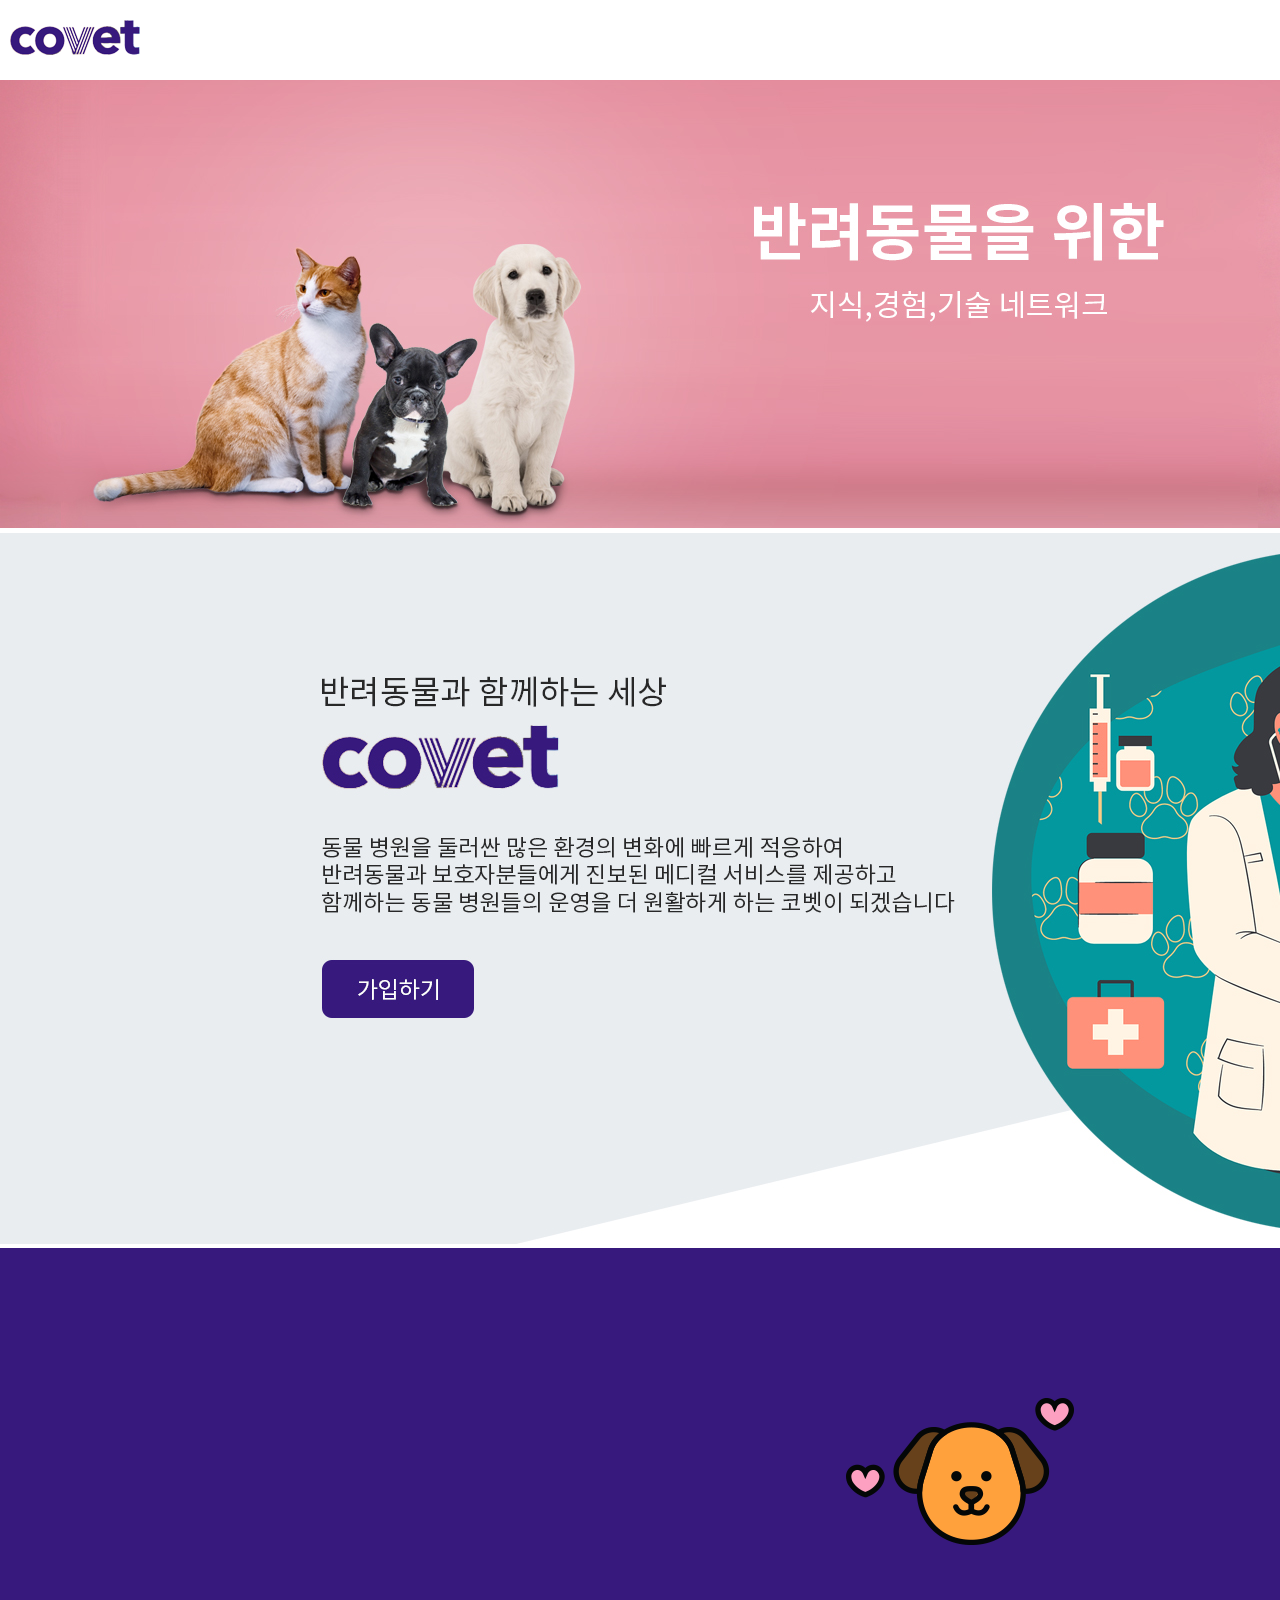
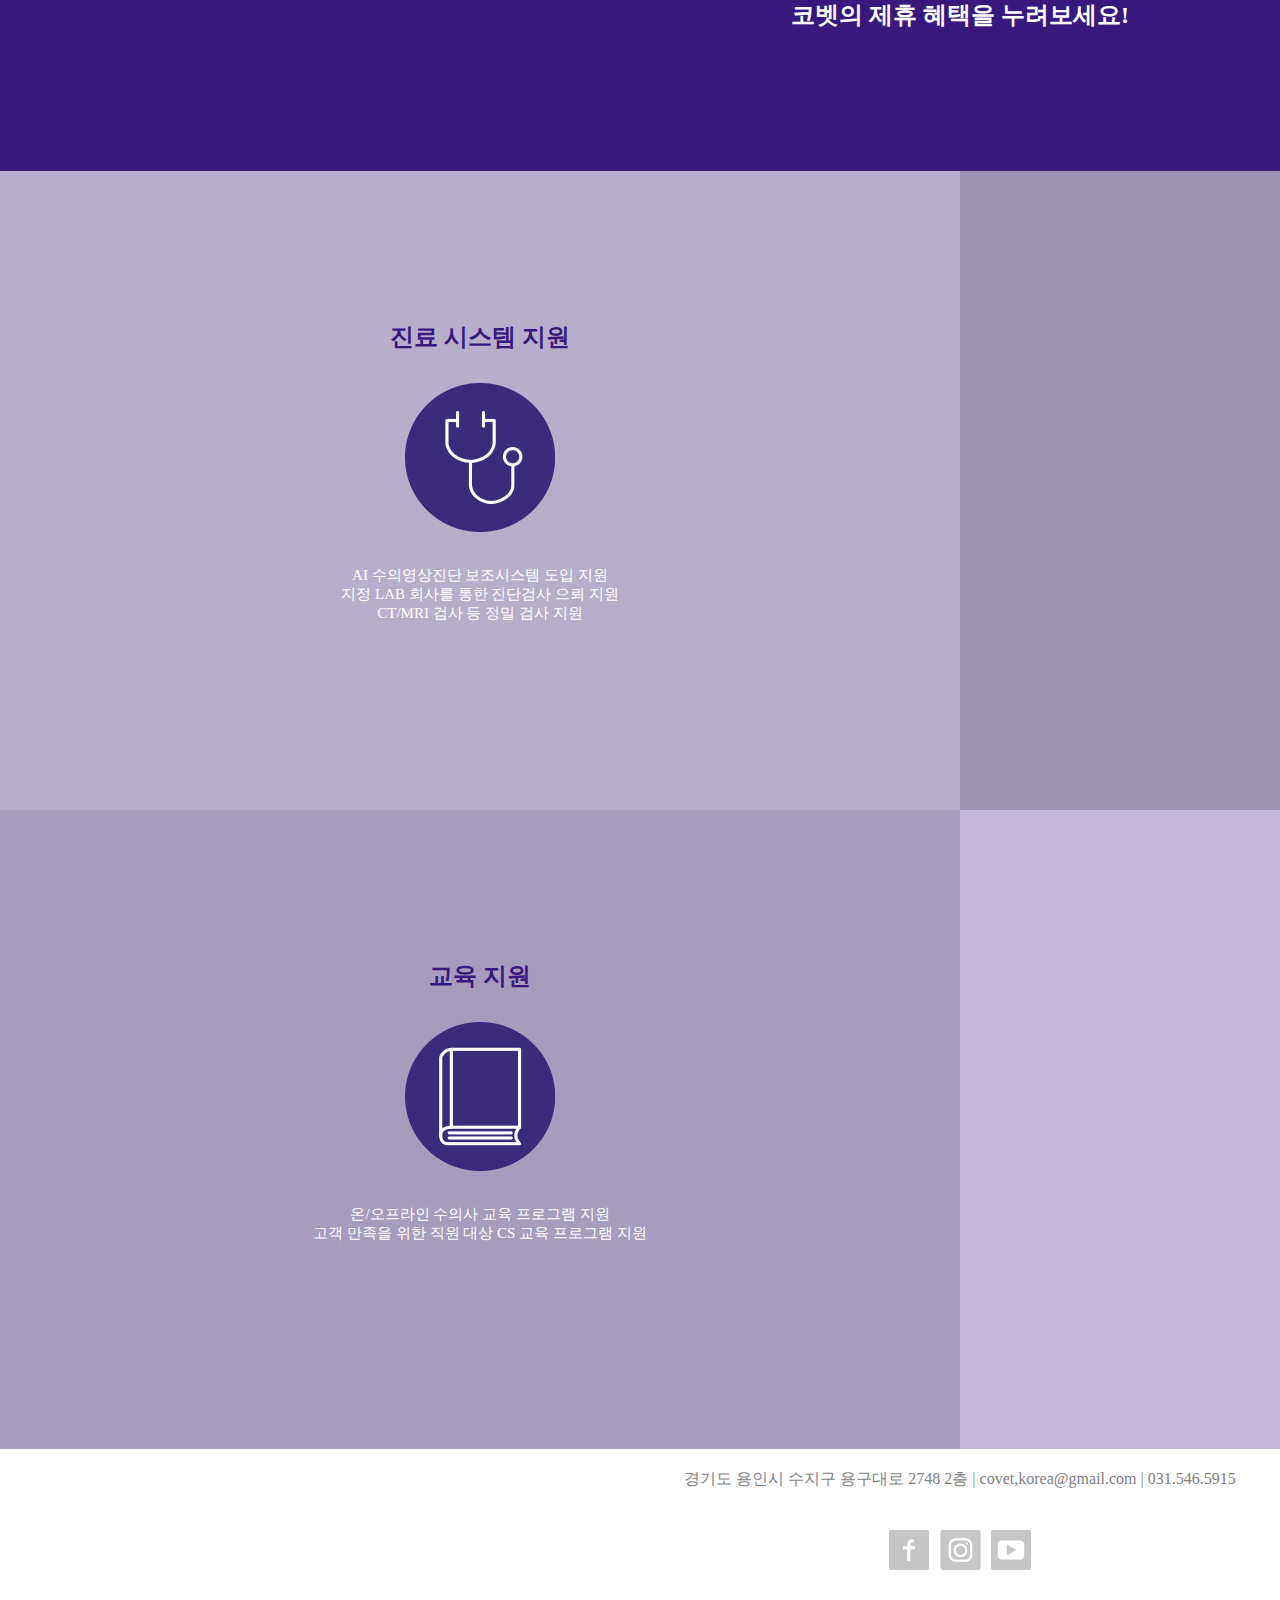
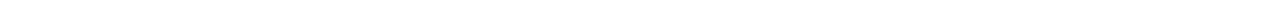
<file: project1/index.html>
<!DOCTYPE html>
<html lang="en">

<head>
    <meta charset="UTF-8">
    <meta name="viewport" content="width=device-width, initial-scale=1.0">
    <title>covet</title>
    <link href="css/style.css" rel="stylesheet">
</head>

<body>
    <div class="wrap">

        <!-- 헤드부분 시작 -->
        <div class="header">
            <div class="logo">
                <img src="img/logo.png" alt="로고">
            </div>

            <ul class="menu">
                <li>회사소개</li>
                <li>제휴병원</li>
                <li>로그인/회원가입</li>
                <li>문의하기</li>
                <div class="space"></div>
            </ul>

        </div>
        <!-- 헤드부분 끝 -->

        <!-- 메인이미지 시작 -->
        <div class="mainimg">
            <img src="img/mainimg.jpg" alt="메인이미지">
        </div>
        <!-- 메인이미지 끝 -->

        <!-- 콘텐츠부분 시작 -->
        <div class="contents">
            <div class="box1">
                <img src="img/box_img.jpg" alt="반려동물과 함께하는 세상">
            </div>
            <div class="box2">
                <div>
                <img src="img/icon_1.png" alt="강아지">
                <h2>코벳의 제휴 혜택을 누려보세요!</h2>
                </div>
            </div>
            <div class="box3">
                <div class="box3_left">
                    <div>
                    <h2>진료 시스템 지원</h2>
                    <img src="img/icon_2.png">
                    <P>AI 수의영상진단 보조시스템 도입 지원<br>지정 LAB 회사를 통한 진단검사 으뢰 지원<br>CT/MRI 검사 등 정밀 검사 지원</P>
                    </div>
                </div>
                <div class="box3_right">
                    <div>
                    <h2>병원 경영 지원</h2>
                    <img src="img/icon_3.png">
                    <p>COVET 회원병원 공동 마케팅 지원<br>인사, 노무, 세무, 법률 서비스 지원<br>병원 의약품 및 소모품 공동구매</p>
                    </div>
                </div>
                <div class="space"></div>
            </div>
            <div class="box4">
                <div class="box4_left">
                    <div>
                    <h2>교육 지원</h2>
                    <img src="img/icon_4.png">
                    <p>온/오프라인 수의사 교육 프로그램 지원<br>고객 만족을 위한 직원 대상 CS 교육 프로그램 지원</p>
                    </div>
                </div>
                <div class="box4_right">
                    <div>
                    <h2>커뮤니케이션 지원</h2>
                    <img src="img/icon_5.png">
                    <p>제휴병원들의 소통 지원<br>학회 일정 알림 서비스 지원</p>
                    </div>
                </div>
                <div class="space"></div>
            </div>
        </div>
        <!-- 콘텐츠부분 끝 -->

        <!-- 푸터부분 시작 -->
        <div class="footer">
            <p class="copyright">경기도 용인시 수지구 용구대로 2748 2층 | covet,korea@gmail.com | 031.546.5915</p>
            <ul class="sns">
                <li><img src="img/sns_1.png" alt="페이스북"></li>
                <li><img src="img/sns_2.png" alt="인스타그램"></li>
                <li> <img src="img/sns_3.png" alt="유튜브"></li>
                <div class="space"></div>
            </ul>
        </div>
        <!-- 푸터부분 끝 -->
</body>
</html>
</file>
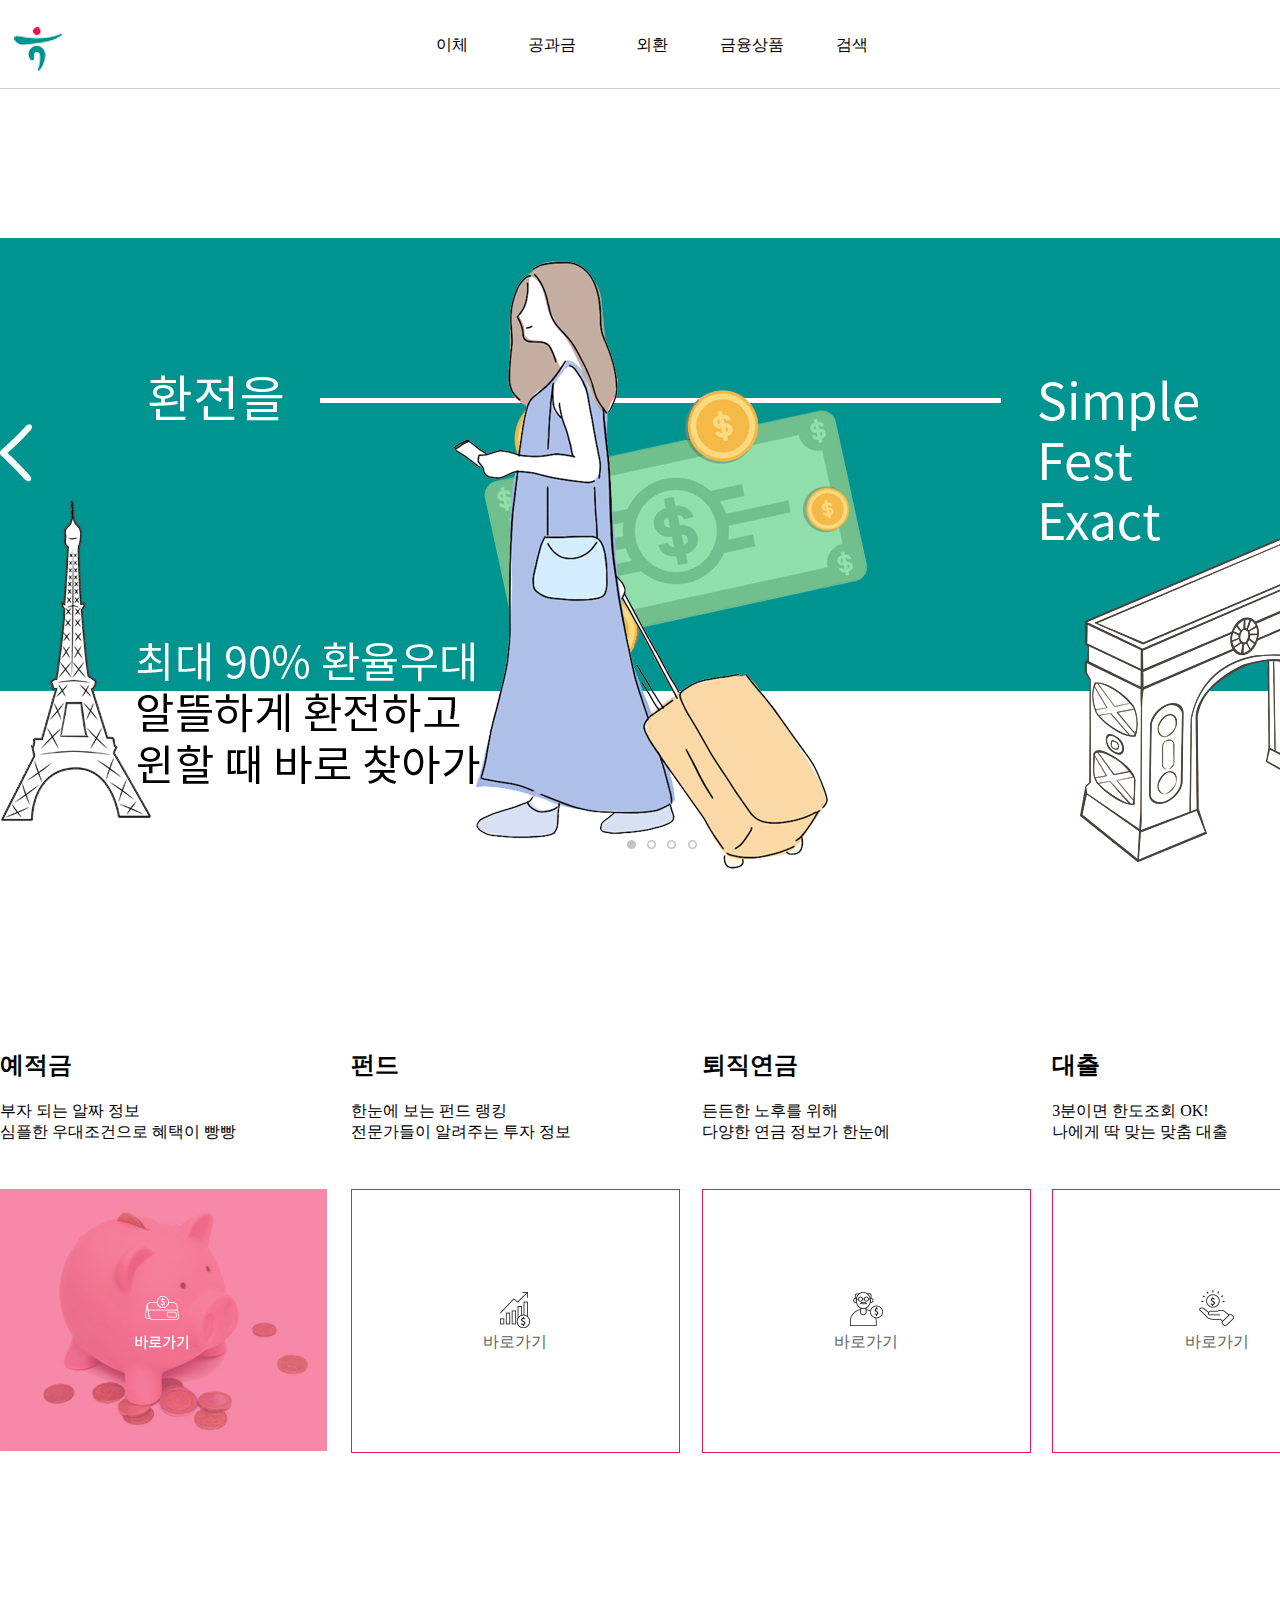
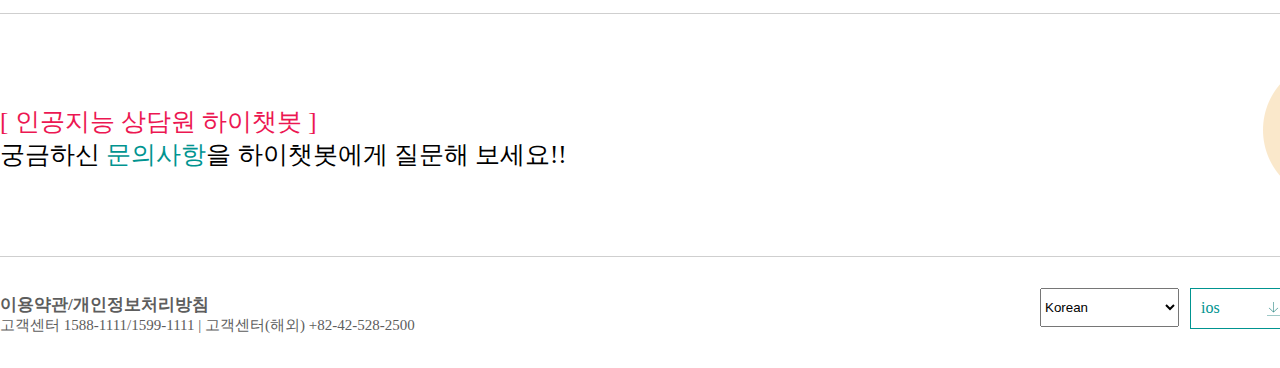
<file: project2/index.html>
<!DOCTYPE html>
<html lang="en">
<head>
    <meta charset="UTF-8">
    <meta name="viewport" content="width=device-width, initial-scale=1.0">
    <title>하나은행</title>
    <link href="css/style.css" rel="stylesheet" type="text/css">
</head>
<body>
    <div class="wrap">

        <!-- 헤더 -->
        <div class="header">
            <div class="inner">
                <div class="logo">
                    <img src="img/logo.png" alt="로고">
                </div>
                <ul class="menu">
                    <li>이체</li>
                    <li>공과금</li>
                    <li>외환</li>
                    <li>금융상품</li>
                    <li>검색</li>
                    <div class="space"></div>
                </ul>
                <div class="top_banner">
                    로그인
                </div>
                <div class="space"></div> 
            </div>
        </div>
        <!-- 헤더 끝 -->

        <!-- 메인이미지 -->
        <div class="mainimg">

            <div class="main_bg"></div>

            <div class="main_img">

                <div class="prev">
                    <img src="img/Prev.png" alt="이전">
                </div>

                <div class="next">
                    <img src="img/Next.png" alt="다음">
                </div>

            </div>

            <div class="girl"></div>

        </div>
        <!-- 메인이미지 끝 -->

        <!-- 콘텐츠 -->
        <div class="contents">

            <div class="box1">

                <div class="inner">

                    <div class="list">

                        <h2>예적금</h2>
                        <p>부자 되는 알짜 정보
                        <br>심플한 우대조건으로 혜택이 빵빵</p>

                        <div>
                            <img src="img/img_3.jpg" alt="예적금">
                        </div>


                    </div>

                    <div class="list">

                        <h2>펀드</h2>
                        <p>한눈에 보는 펀드 랭킹
                        <br>전문가들이 알려주는 투자 정보</p>

                        <div>
                            <img src="img/icon_2.png" alt="펀드">
                            <p>바로가기</p>
                        </div>
   

                    </div>

                    <div class="list">

                        <h2>퇴직연금</h2>
                        <p>든든한 노후를 위해
                        <br>다양한 연금 정보가 한눈에</p>

                        <div>
                            <img src="img/icon_3.png" alt="퇴직연금">
                            <p>바로가기</p>
                        </div>

                    </div>

                    <div class="list">

                        <h2>대출</h2>
                        <p>3분이면 한도조회 OK!
                        <br>나에게 딱 맞는 맞춤 대출</p>

                        <div>
                            <img src="img/icon_4.png" alt="대출">
                            <p>바로가기</p>
                        </div>

                    </div>

                    <div class="space"></div> 

                </div>

            </div>

            <div class="box2">

                <div class="inner">

                    <div class="box_text">

                        <p>
                            <span class="box_text_1">[ 인공지능 상담원 하이챗봇 ]</span>
                            <br>궁금하신 <span class="box_text_2">문의사항</span>을 하이챗봇에게 질문해 보세요!!
                        </p>

                    </div>

                    <div class="box_img">

                        <img src="img/Button.png" alt="문의하기">

                    </div>

                    <div class="space"></div> 

                </div>

            </div>

        </div>
        <!-- 콘텐츠 끝 -->

        <!-- 푸터 -->
        <div class="footer">

            <div class="inner">

                <div class="footer_info">

                    <p>
                        <span>이용약관/개인정보처리방침</span>
                        <br>고객센터 1588-1111/1599-1111  |  고객센터(해외) +82-42-528-2500
                    </p>

                </div>

                <ul class="footer_btn">

                    <li>
                        <select>
                            <option>Korean</option>
                            <option>English</option>
                            <option>Japanese</option>
                        </select>
                    </li>

                    <li>ios<span><img src="img/Download.png" alt="다운로드"></span></li>
                    
                    <li>Android<span><img src="img/Download.png" alt="다운로드"></span></li>

                    <div class="space"></div> 

                </ul>

                <div class="space"></div>

            </div>

        </div>
        <!-- 푸터 끝 -->


    </div>
</body>
</html>
</file>
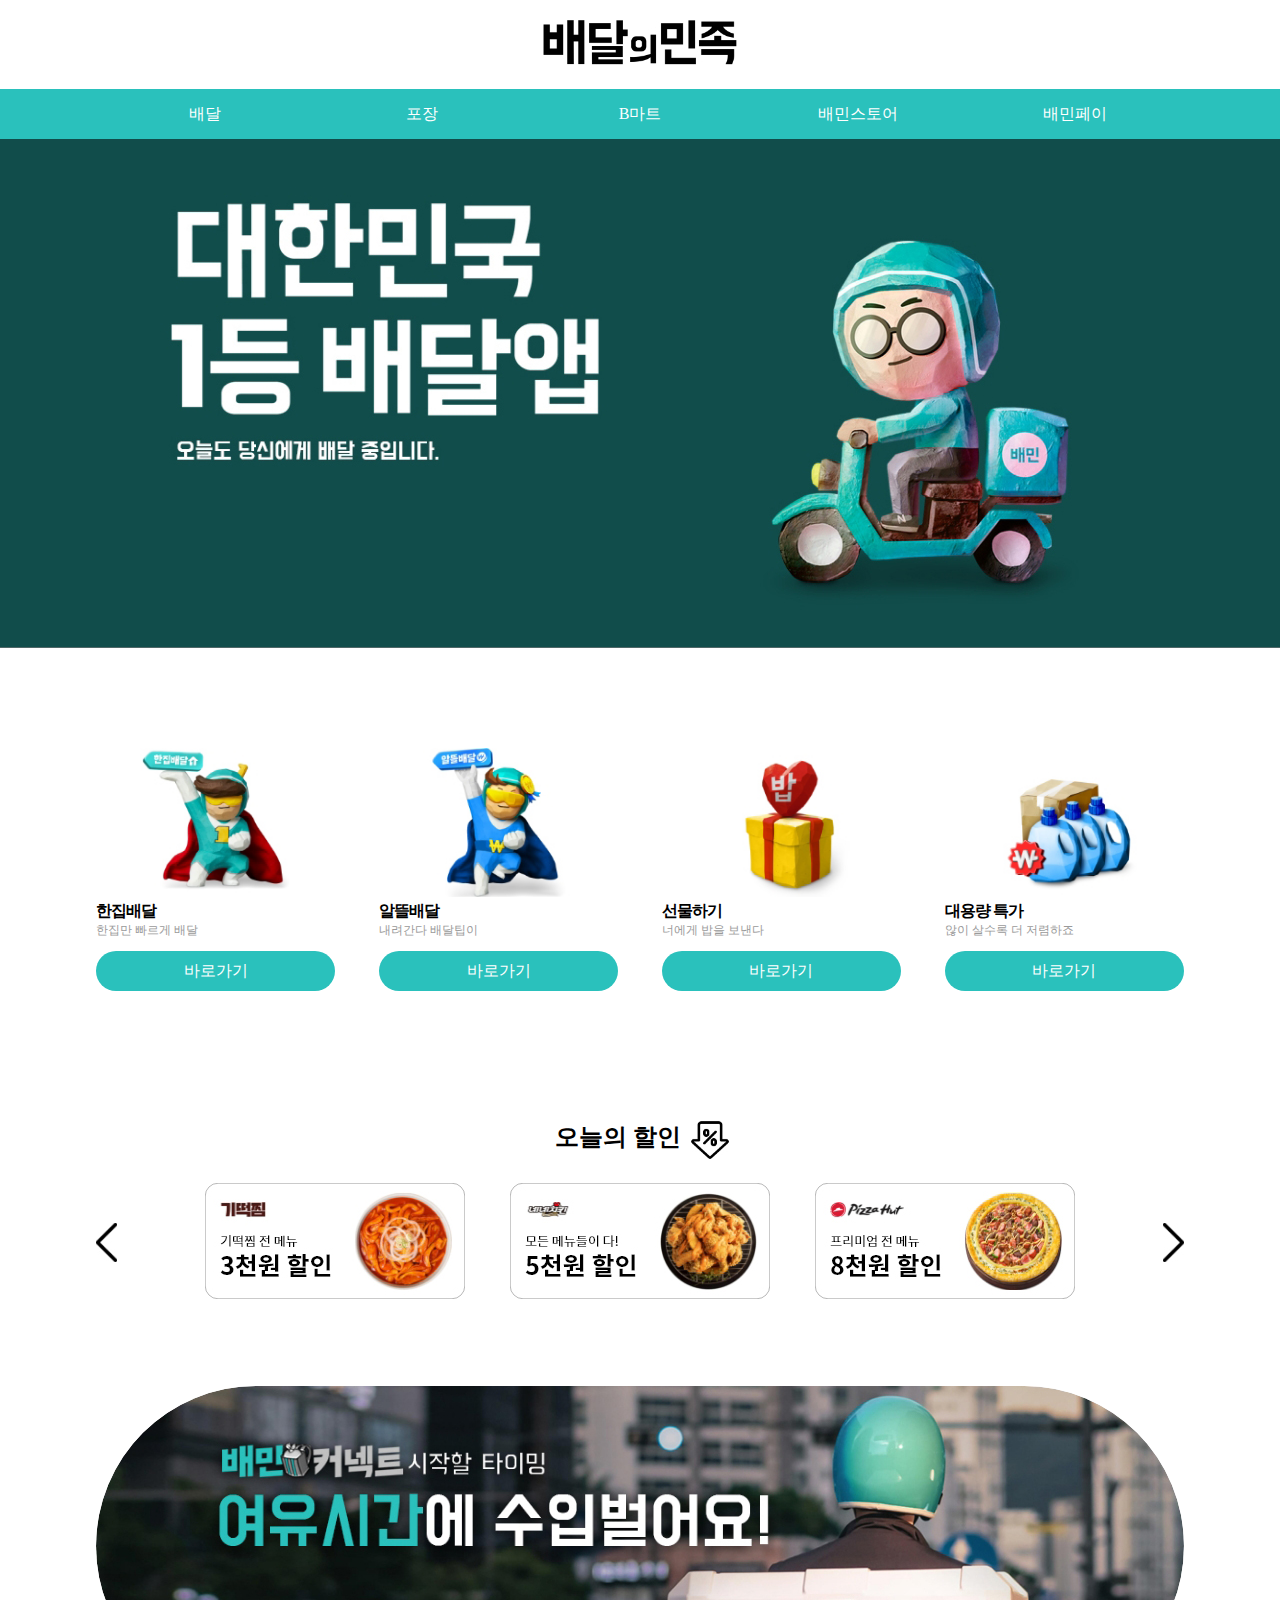
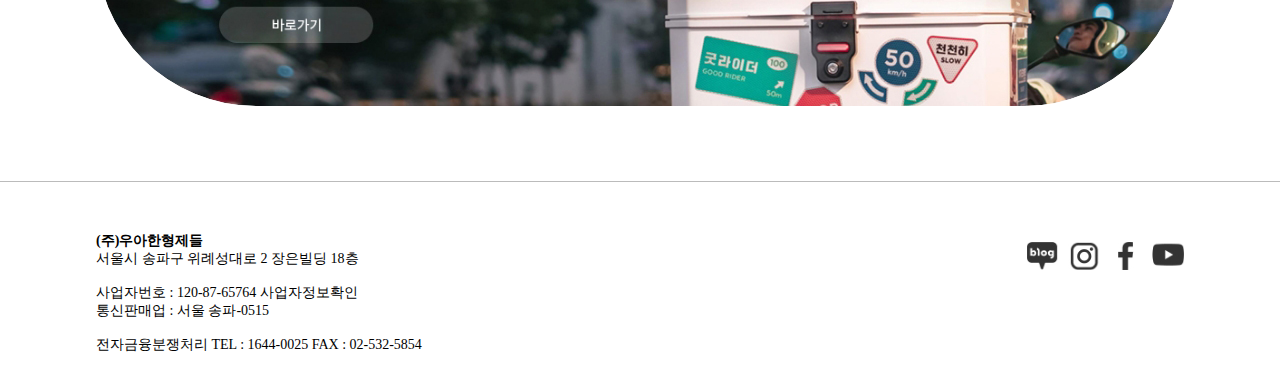
<file: project3/index.html>
<!DOCTYPE html>
<html lang="en">
<head>
    <meta charset="UTF-8">
    <meta name="viewport" content="width=device-width, initial-scale=1.0">
    <title>배달의민족</title>
    <link href="css/style.css" rel="stylesheet" type="text/css">
</head>
<body>
    <div class="wrap">

        <!-- 헤더 -->
        <div class="header">

            <div class="logo">
                <a href="index.html">
                    <img src="img/logo.jpg" alt="로고">
                </a>
            </div>

            <div class="menuber">
                <ul class="menu">
                    <li><a href="sub1.html">배달</a></li>
                    <li>포장</li>
                    <li>B마트</li>
                    <li>배민스토어</li>
                    <li>배민페이</li>
                    <div class="space"></div>
                </ul>
            </div>
        </div>
        <!-- /헤더 -->
        
        <!-- 메인이미지 -->
        <div class="mainimg"></div>
        <!-- /메인이미지 -->

        <!-- 콘텐츠 -->
        <div class="contents">

            <div class="box1">
                <div class="inner">
                    <div class="box1_set">
                        <div class="list">
                            <div><img src="img/img_1.jpg" alt="한집배달"></div>
                            <h3>한집배달</h3>
                            <p>한집만 빠르게 배달</p>
                            <div class="btn">바로가기</div>
                        </div>
                        <div class="list">
                            <div><img src="img/img_2.jpg" alt="알뜰배달"></div>
                            <h3>알뜰배달</h3>
                            <p>내려간다 배달팁이</p>
                            <div class="btn">바로가기</div>
                        </div>
                        <div class="list">
                            <div><img src="img/img_3.jpg" alt="선물하기"></div>
                            <h3>선물하기</h3>
                            <p>너에게 밥을 보낸다</p>
                            <div class="btn">바로가기</div>
                        </div>
                        <div class="list">
                            <div><img src="img/img_4.jpg" alt="대용량 특가"></div>
                            <h3>대용량 특가</h3>
                            <p>않이 살수록 더 저렴하죠</p>
                            <div class="btn">바로가기</div>
                        </div>
                        <div class="space"></div>
                    </div>
                </div>
            </div>


            <div class="box2">
                <div class="inner">

                    <div class="box2_1">
                    <h2>오늘의 할인<span><img src="img/icon.jpg" alt="할인아이콘"></span></h2>
                    </div>

                    <div class="box2_2">
                        <ul>
                           <li><img src="img/coupon_1.jpg" alt="기떡찜쿠폰"></li>
                           <li><img src="img/coupon_2.jpg" alt="네네치킨쿠폰"></li>
                           <li><img src="img/coupon_3.jpg" alt="피자헛쿠폰"></li>
                           <div class="space"></div>
                        </ul>
                    
                        <div class="Prev"><img src="img/Prev.jpg" alt="이전"></div>
                        <div class="next"><img src="img/next.jpg" alt="이후"></div>

                    </div>

                    
                    


                </div>
            </div>


            <div class="box3">
                <div class="inner">
                    <div class="box3_banner">
                        <img src="img/photo.jpg" alt="배민커넥트배너">
                    </div>
                </div>
            </div>

        </div>
        <!-- /콘텐츠 -->
        
        <!-- 푸터 -->
        <div class="footer">

            <div class="inner">

                <p class="copyright">
                    <span>(주)우아한형제들</span><br>
                    서울시 송파구 위례성대로 2 장은빌딩 18층<br><br>
                    사업자번호 : 120-87-65764   사업자정보확인<br>
                    통신판매업 : 서울 송파-0515<br><br>
                    전자금융분쟁처리  TEL : 1644-0025  FAX : 02-532-5854
                </p>

                <ul class="sns">
                    <li><img src="img/sns_1.jpg" alt="블로그"></li>
                    <li><img src="img/sns_2.jpg" alt="인스타그램"></li>
                    <li><img src="img/sns_3.jpg" alt="페이스북"></li>
                    <li><img src="img/sns_4.jpg" alt="유튜브"></li>
                    <div class="space"></div>
                </ul>

                <div class="space"></div>

            </div>
        </div>
        <!-- /푸터 -->
    
    </div>
</body>
</html>
</file>
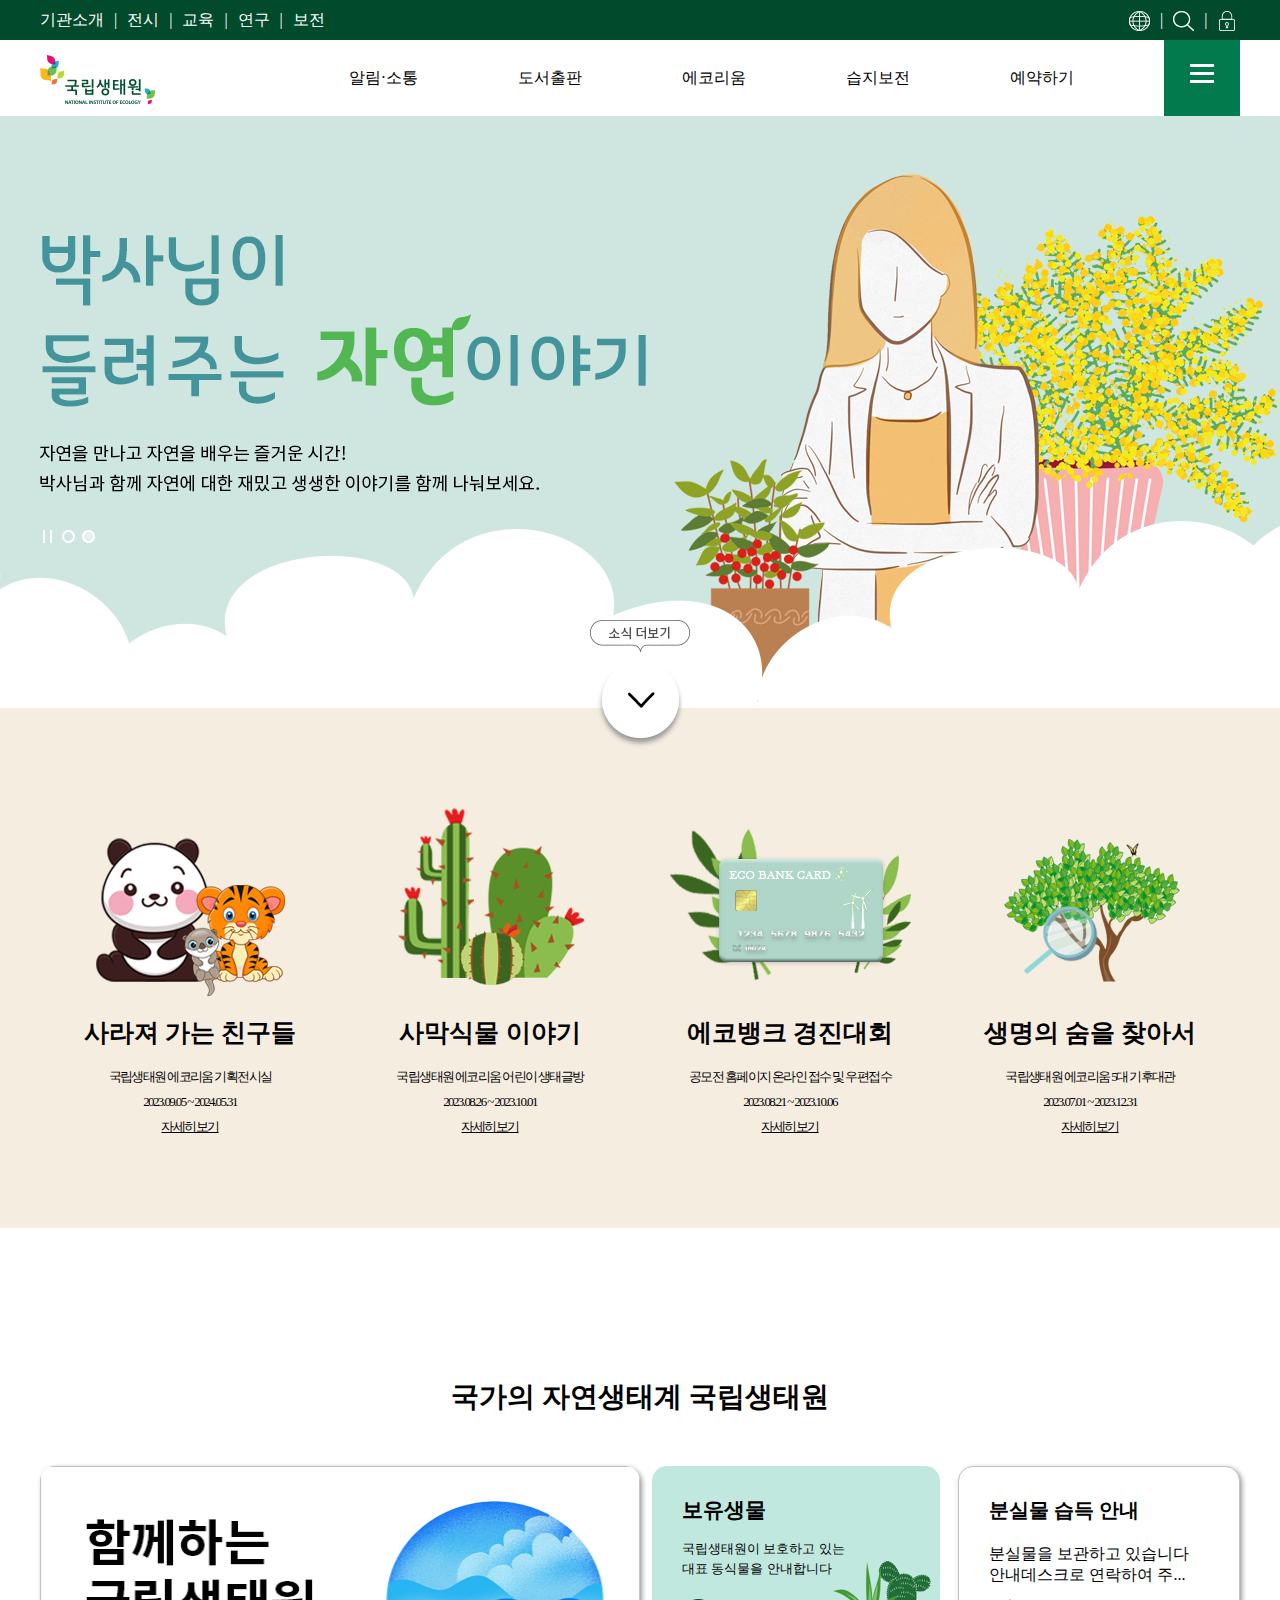
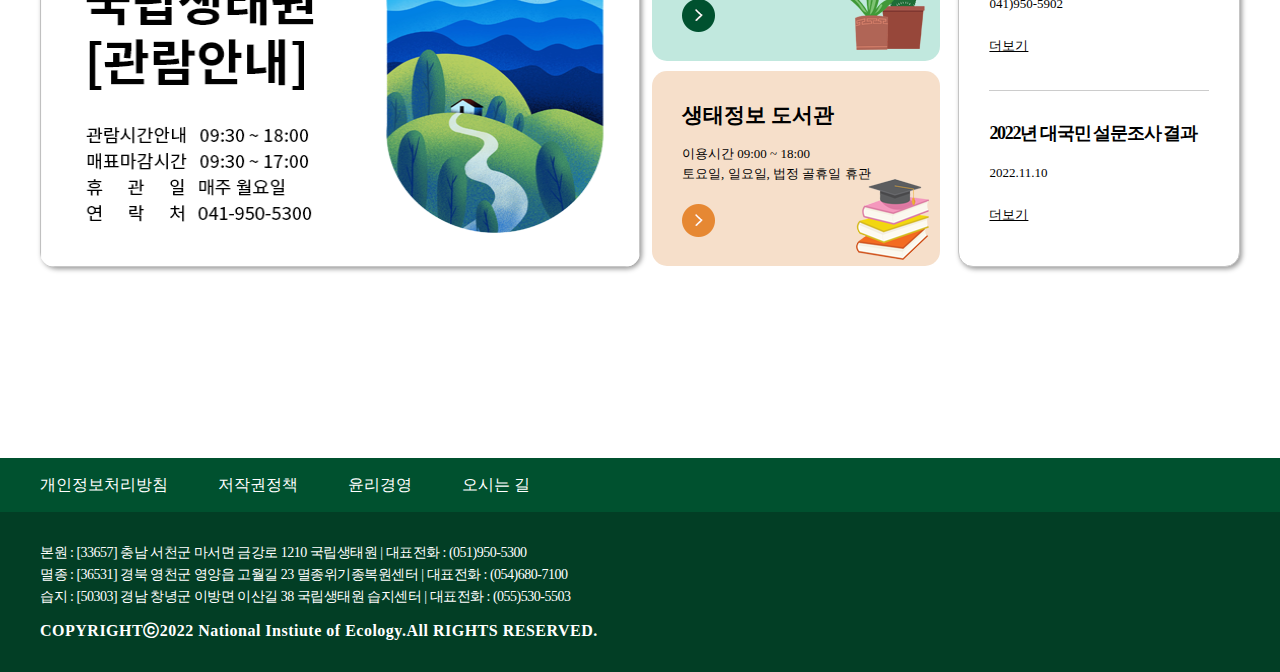
<file: project4/index.html>
<!DOCTYPE html>
<html lang="en">
<head>
    <meta charset="UTF-8">
    <meta name="viewport" content="width=device-width, initial-scale=1.0">
    <title>국립생태원</title>
    <link href="css/style.css" rel="stylesheet" type="text/css">
</head>
<body>
    <div class="wrap">

        <!-- 헤더 -->
        <header id="header">
            <div class="top_green">
                <div class="inner">
                <ul class="green_left">
                    <li>기관소개</li>
                    <li>전시</li>
                    <li>교육</li>
                    <li>연구</li>
                    <li>보전</li>
                    <!-- 초기화 -->
                </ul>
                <ul class="green_right">
                    <li><img src="img/ion_1.png" alt="언어선택"></li>
                    <li><img src="img/ion_2.png" alt="검색"></li>
                    <li><img src="img/ion_3.png" alt="로그인"></li>
                    <!-- 초기화 -->
                </ul>
                </div>
            </div>

            <div class="top_white">
                <div class="inner">
                    <div class="logo"><img src="img/logo.png" alt="로고"></div>
                    <ul class="menu">
                        <li>알림·소통</li>
                        <li>도서출판</li>
                        <li>에코리움</li>
                        <li>습지보전</li>
                        <li>예약하기</li>
                        <!-- 초기화 -->
                    </ul>
                    <div class="category"><img src="img/icon_4.png" alt="카테고리"></div>
                    <!-- 초기화 -->
                </div>
            </div>
        
        </header>

        <!-- 메인배너 -->
        <article id="mainimg">
            <div class="down_btn"><img src="img/btn.png" alt="메인배너 버튼"></div>
        </article>

        <!-- 콘텐츠 -->
        <main id="contents">
            <div class="box1">
                <div class="inner">
                    <div class="list">
                        <img src="img/img_1.png" alt="동물친구들">
                        <h3>사라져 가는 친구들</h3>
                        <p>국립생태원 에코리움 기획전시실<br>2023.09.05 ~ 2024.05.31</p>
                        <p>자세히보기</p>
                    </div>
                    <div class="list">
                        <img src="img/img_2.png" alt="선인장">
                        <h3>사막식물 이야기</h3>
                        <p>국립생태원 에코리움 어린이 생태글방<br>2023.08.26 ~ 2023.10.01</p>
                        <p>자세히보기</p>
                    </div>
                    <div class="list">
                        <img src="img/img_3.png" alt="에코카드">
                        <h3>에코뱅크 경진대회</h3>
                        <p>공모전 홈페이지 온라인 접수 및 우편접수<br>2023.08.21 ~ 2023.10.06</p>
                        <p>자세히보기</p>
                    </div>
                    <div class="list">
                        <img src="img/img_4.png" alt="나무관찰">
                        <h3>생명의 숨을 찾아서</h3>
                        <p>국립생태원 에코리움 5대 기후대관<br>2023.07.01 ~ 2023.12.31</p>
                        <p>자세히보기</p>
                    </div>
                    <!-- 초기화 -->
                </div>
            </div>
            <div class="box2">
                <div class="inner">
                    <h2>국가의 자연생태계 국립생태원</h2>
                    <div class="box2_set">
                        <div class="set_left">
                            <img src="img/img_5.png" alt="관람안내">
                        </div>
                        <div class="set_cen">
                            <div class="green">
                                <div>
                                <h3>보유생물</h3>
                                 <p>국립생태원이 보호하고 있는<br>대표 동식물을 안내합니다</p>
                                 <img src="img/btn_s1.png" alt="초록버튼">
                                </div>
                            </div>
                            <div class="orange">
                                <div>
                                <h3>생태정보 도서관</h3>
                                 <p>이용시간 09:00 ~ 18:00<br>토요일, 일요일, 법정 골휴일 휴관</p>
                                 <img src="img/btn_s2.png" alt="주황버튼">
                                </div>
                            </div>
                        </div>
                        <div class="set_right">
                            <div>
                                <h3>분실물 습득 안내</h3>
                                <p>분실물을 보관하고 있습니다<br>안내데스크로 연락하여 주...</p>
                                <p>041)950-5902</p>
                                <p class="more">더보기</p>
                                <div class="line"></div>
                                <h3><span>2022년 대국민 설문조사 결과</span></h3>
                                <p>2022.11.10</p>
                                <p class="more">더보기</p>
                            </div>
                        </div>
                        <!-- 초기화 -->
                    </div>
                </div>
            </div>
        </main>

        <!-- 푸터 -->
        <footer id="footer">
            <div class="footer_top">
                <div class="inner">
                    <ul>
                        <li>개인정보처리방침</li>
                        <li>저작권정책</li>
                        <li>윤리경영</li>
                        <li>오시는 길</li>
                        <!-- 초기화 -->
                    </ul>
                </div>
            </div>
            <div class="footer_bottom">
                <div class="inner">
                    <p>본원 : [33657] 충남 서천군 마서면 금강로 1210 국립생태원 | 대표전화 : (051)950-5300<br>
                        멸종 : [36531] 경북 영천군 영양읍 고월길 23 멸종위기종복원센터 | 대표전화 : (054)680-7100<br>
                        습지 : [50303] 경남 창녕군 이방면 이산길 38 국립생태원 습지센터 | 대표전화 : (055)530-5503</p>
                    <p>COPYRIGHTⓒ2022 National Instiute of Ecology.All RIGHTS RESERVED.</p>
                </div>
            </div>
        </footer>

    </div>

</body>
</html>
</file>
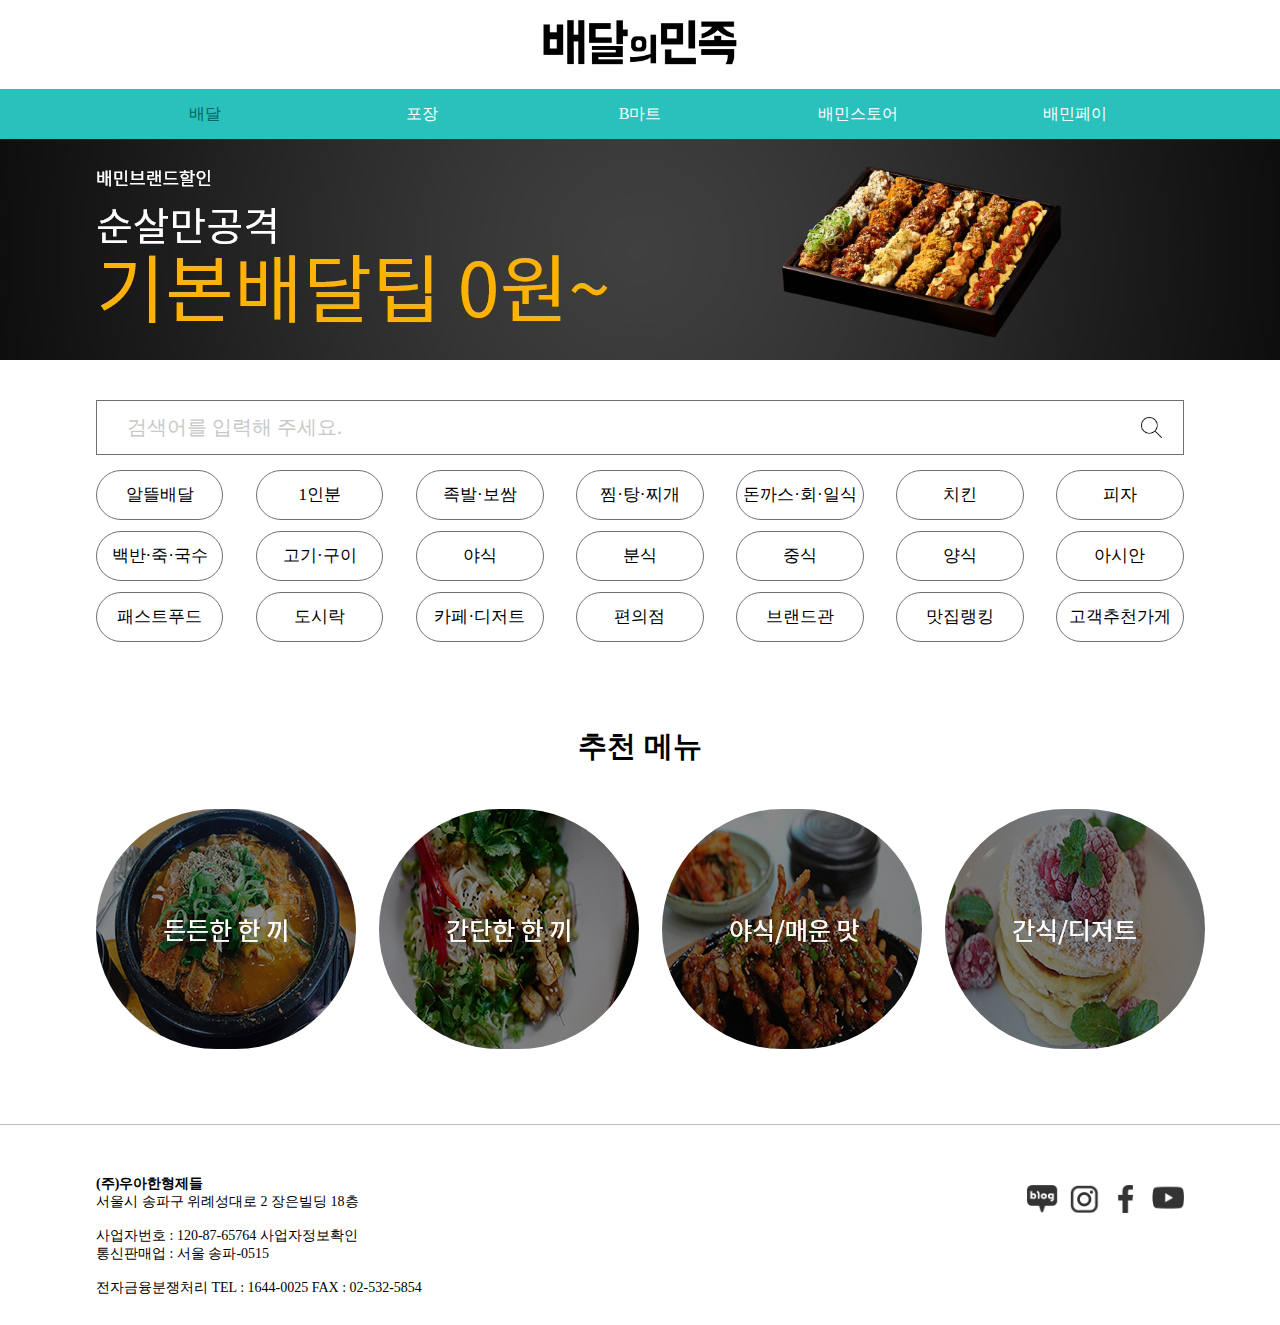
<file: project3/sub1.html>
<!DOCTYPE html>
<html lang="en">
<head>
    <meta charset="UTF-8">
    <meta name="viewport" content="width=device-width, initial-scale=1.0">
    <title>배달의민족</title>
    <link href="css/style.css" rel="stylesheet" type="text/css">
</head>
<body>
    <div class="wrap">

        <!-- 헤더 -->
        <div class="header">
           
            <div class="logo">
                <a href="index.html">
                    <img src="img/logo.jpg" alt="로고">
                </a>
            </div>

            <div class="menuber">
                <ul class="menu">
                    <li><span><a href="sub1.html">배달</a></span></li>
                    <li>포장</li>
                    <li>B마트</li>
                    <li>배민스토어</li>
                    <li>배민페이</li>
                    <div class="space"></div>
                </ul>
            </div>
        </div>
        <!-- /헤더 -->
        

        <!-- 메인이미지 -->
        <div class="sub_mainimg"></div>
        <!-- /메인이미지 -->


        <!-- 콘텐츠 -->
        <div class="sub_contents">

            <div class="s_box1">
                <div class="inner">

                    <div class="search">검색어를 입력해 주세요.</div>

                    <ul>
                        <li>알뜰배달</li>
                        <li>1인분</li>
                        <li>족발·보쌈</li>
                        <li>찜·탕·찌개</li>
                        <li>돈까스·회·일식</li>
                        <li>치킨</li>
                        <li>피자</li>
                        <li>백반·죽·국수</li>
                        <li>고기·구이</li>
                        <li>야식</li>
                        <li>분식</li>
                        <li>중식</li>
                        <li>양식</li>
                        <li>아시안</li>
                        <li>패스트푸드</li>
                        <li>도시락</li>
                        <li>카페·디저트</li>
                        <li>편의점</li>
                        <li>브랜드관</li>
                        <li>맛집랭킹</li>
                        <li>고객추천가게</li>
                        <div class="space"></div>
                    </ul>
                </div>
            </div>

            <div class="s_box2">
                <div class="inner">

                    
                    <h2>추천 메뉴</h2>

                    <div class="s_box2_set">
                    <ul>
                        <li class="s_list"><img src="img/sub_img_1.jpg" alt="든든한 한 끼"></li>
                        <li class="s_list"><img src="img/sub_img_2.jpg" alt="간단한 한 끼"></li>
                        <li class="s_list"><img src="img/sub_img_3.jpg" alt="야식/매운 맛"></li>
                        <li class="s_list"><img src="img/sub_img_4.jpg" alt="간식/디저트"></li>
                        <div class="space"></div>
                    </ul>
                    </div>
                </div>
            </div>
        </div>
        <!-- /콘텐츠 -->
        

        <!-- 푸터 -->
        <div class="footer">

            <div class="inner">

                <p class="copyright">
                    <span>(주)우아한형제들</span><br>
                    서울시 송파구 위례성대로 2 장은빌딩 18층<br><br>
                    사업자번호 : 120-87-65764   사업자정보확인<br>
                    통신판매업 : 서울 송파-0515<br><br>
                    전자금융분쟁처리  TEL : 1644-0025  FAX : 02-532-5854
                </p>

                <ul class="sns">
                    <li><img src="img/sns_1.jpg" alt="블로그"></li>
                    <li><img src="img/sns_2.jpg" alt="인스타그램"></li>
                    <li><img src="img/sns_3.jpg" alt="페이스북"></li>
                    <li><img src="img/sns_4.jpg" alt="유튜브"></li>
                    <div class="space"></div>
                </ul>

                <div class="space"></div>

            </div>
        </div>
        <!-- /푸터 -->
    
    </div>
</body>
</html>
</file>
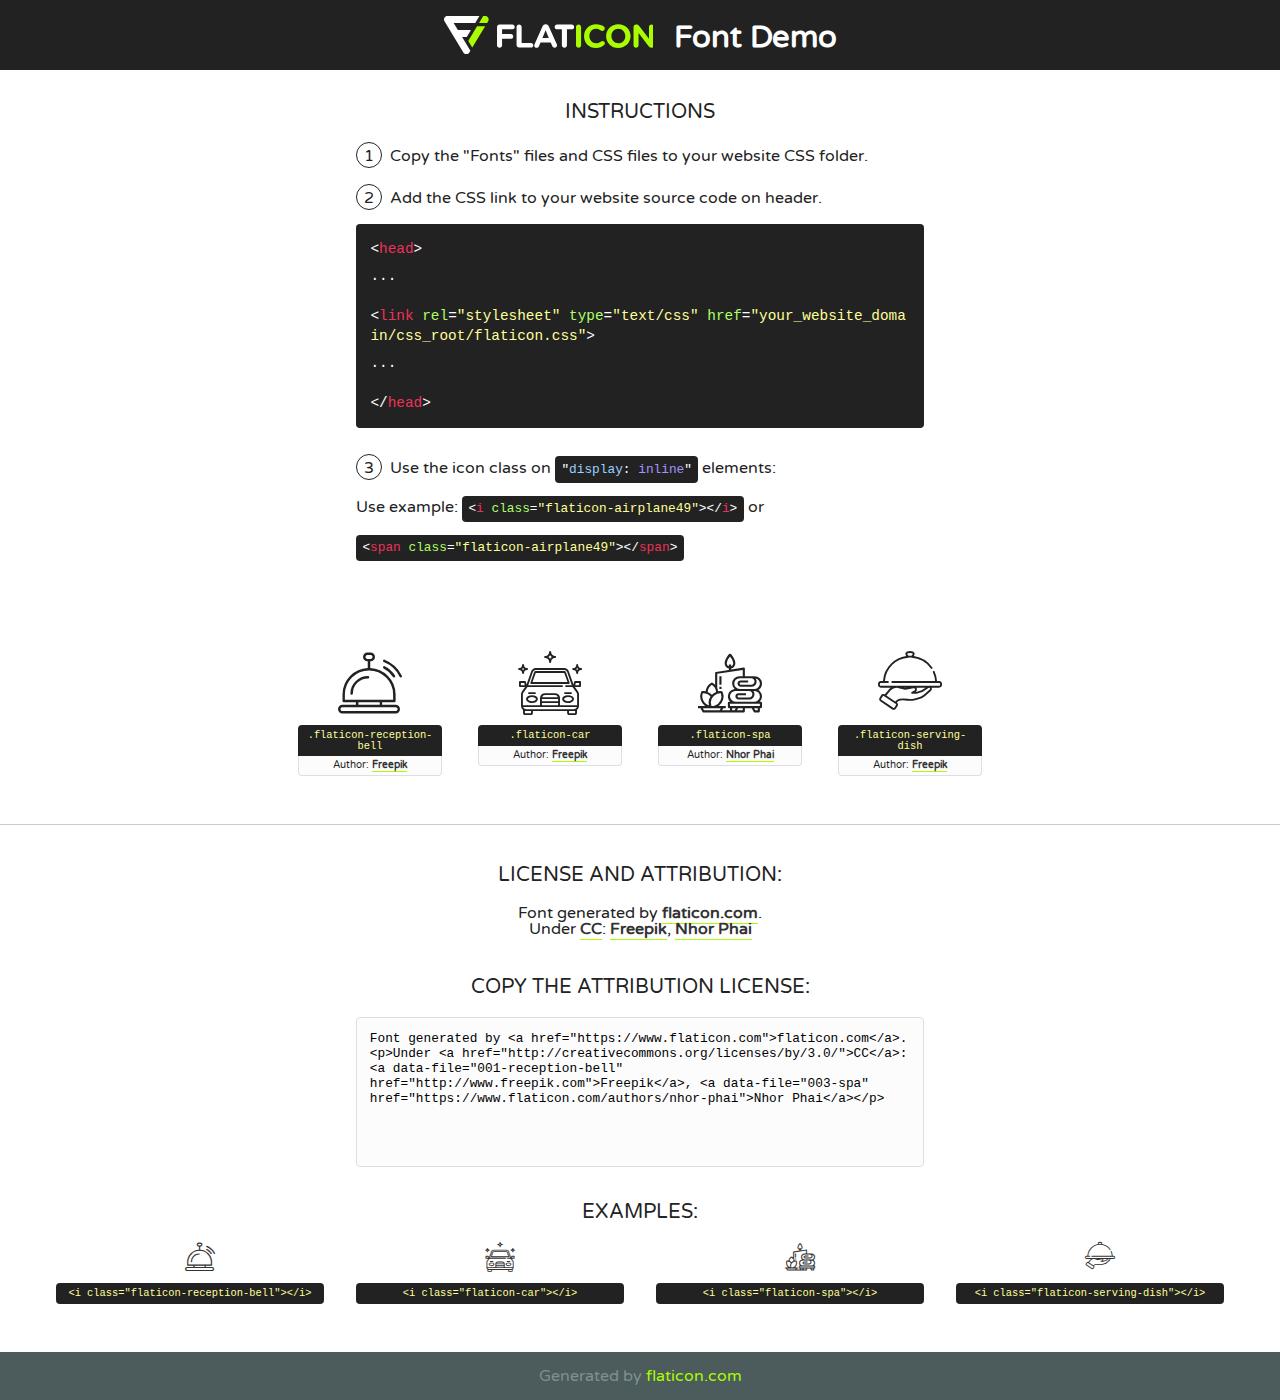
<file: fonts/flaticon/font/flaticon.html>
<!DOCTYPE html>
<!--
  Flaticon icon font: Flaticon
  Creation date: 06/11/2018 21:42
-->
<html>
<!DOCTYPE html>
<html>

<head>
    <title>Flaticon WebFont</title>
    <link href="http://fonts.googleapis.com/css?family=Varela+Round" rel="stylesheet" type="text/css" />
    <link rel="stylesheet" type="text/css" href="flaticon.css">
    <meta charset="UTF-8">
    <style>
    html, body, div, span, applet, object, iframe,
    h1, h2, h3, h4, h5, h6, p, blockquote, pre,
    a, abbr, acronym, address, big, cite, code,
    del, dfn, em, img, ins, kbd, q, s, samp,
    small, strike, strong, sub, sup, tt, var,
    b, u, i, center,
    dl, dt, dd, ol, ul, li,
    fieldset, form, label, legend,
    table, caption, tbody, tfoot, thead, tr, th, td,
    article, aside, canvas, details, embed, 
    figure, figcaption, footer, header, hgroup, 
    menu, nav, output, ruby, section, summary,
    time, mark, audio, video {
        margin: 0;
        padding: 0;
        border: 0;
        font-size: 100%;
        font: inherit;
        vertical-align: baseline;
    }
    /* HTML5 display-role reset for older browsers */
    article, aside, details, figcaption, figure, 
    footer, header, hgroup, menu, nav, section {
        display: block;
    }
    body {
        line-height: 1;
    }
    ol, ul {
        list-style: none;
    }
    blockquote, q {
        quotes: none;
    }
    blockquote:before, blockquote:after,
    q:before, q:after {
        content: '';
        content: none;
    }
    table {
        border-collapse: collapse;
        border-spacing: 0;
    }
    body {
        font-family: 'Varela Round', Helvetica, Arial, sans-serif;
        font-size: 16px;
        color: #222;
    }
    a {
        color: #333;
        border-bottom: 1px solid #a9fd00;
        font-weight: bold;
        text-decoration: none;
    }
    * {
        -moz-box-sizing: border-box;
        -webkit-box-sizing: border-box;
        box-sizing: border-box;
        margin: 0;
        padding: 0;
    }
    [class^="flaticon-"]:before, [class*=" flaticon-"]:before, [class^="flaticon-"]:after, [class*=" flaticon-"]:after {
        font-family: Flaticon;
        font-size: 30px;
        font-style: normal;
        margin-left: 20px;
        color: #333;
    }
    .wrapper {
        max-width: 600px;
        margin: auto;
        padding: 0 1em;
    }
    .title {
        font-size: 1.25em;
        text-align: center;
        margin-bottom: 1em;
        text-transform: uppercase;
    }
    header {
        text-align: center;
        background-color: #222;
        color: #fff;
        padding: 1em;
    }
    header .logo {
        width: 210px;
        height: 38px;
        display: inline-block;
        vertical-align: middle;
        margin-right: 1em;
        border: none;
    }
    header strong {
        font-size: 1.95em;
        font-weight: bold;
        vertical-align: middle;
        margin-top: 5px;
        display: inline-block;
    }
    .demo {
        margin: 2em auto;
        line-height: 1.25em;
    }
    .demo ul li {
        margin-bottom: 1em;
    }
    .demo ul li .num {
        color: #222;
        border-radius: 20px;
        display: inline-block;
        width: 26px;
        padding: 3px;
        height: 26px;
        text-align: center;
        margin-right: 0.5em;
        border: 1px solid #222;
    }
    .demo ul li code {
        background-color: #222;
        border-radius: 4px;
        padding: 0.25em 0.5em;
        display: inline-block;
        color: #fff;
        font-family: Consolas,Monaco,Lucida Console,Liberation Mono,DejaVu Sans Mono,Bitstream Vera Sans Mono,Courier New, monospace;
        font-weight: lighter;
        margin-top: 1em;
        font-size: 0.8em;
        word-break: break-all;
    }
    .demo ul li code.big {
        padding: 1em;
        font-size: 0.9em;
    }
    .demo ul li code .red {
        color: #EF3159;
    }
    .demo ul li code .green {
        color: #ACFF65;
    }
    .demo ul li code .yellow {
        color: #FFFF99;
    }
    .demo ul li code .blue {
        color: #99D3FF;
    }
    .demo ul li code .purple {
        color: #A295FF;
    }
    .demo ul li code .dots {
        margin-top: 0.5em;
        display: block;
    }
    #glyphs {
        border-bottom: 1px solid #ccc;
        padding: 2em 0;
        text-align: center;
    }
    .glyph {
        display: inline-block;
        width: 9em;
        margin: 1em;
        text-align: center;
        vertical-align: top;
        background: #FFF;
    }
    .glyph .glyph-icon {
        padding: 10px;
        display: block;
        font-family:"Flaticon";
        font-size: 64px;
        line-height: 1;
    }
    .glyph .glyph-icon:before {
        font-size: 64px;
        color: #222;
        margin-left: 0;
    }
    .class-name {
        font-size: 0.65em;
        background-color: #222;
        color: #fff;
        border-radius: 4px 4px 0 0;
        padding: 0.5em;
        color: #FFFF99;
        font-family: Consolas,Monaco,Lucida Console,Liberation Mono,DejaVu Sans Mono,Bitstream Vera Sans Mono,Courier New, monospace;
    }
    .author-name {
        font-size: 0.6em;
        background-color: #fcfcfd;
        border: 1px solid #DEDEE4;
        border-top: 0;
        border-radius: 0 0 4px 4px;
        padding: 0.5em;
    }
    .class-name:last-child {
        font-size: 10px;
        color:#888;
    }
    .class-name:last-child a {
        font-size: 10px;
        color:#555;
    }
    .class-name:last-child a:hover {
        color:#a9fd00;
    }
    .glyph > input {
        display: block;
        width: 100px;
        margin: 5px auto;
        text-align: center;
        font-size: 12px;
        cursor: text;
    }
    .glyph > input.icon-input {
        font-family:"Flaticon";
        font-size: 16px;
        margin-bottom: 10px;
    }
    .attribution .title {
        margin-top: 2em;
    }
    .attribution textarea {
        background-color: #fcfcfd;
        padding: 1em;
        border: none;
        box-shadow: none;
        border: 1px solid #DEDEE4;
        border-radius: 4px;
        resize: none;
        width: 100%;
        height: 150px;
        font-size: 0.8em;
        font-family: Consolas,Monaco,Lucida Console,Liberation Mono,DejaVu Sans Mono,Bitstream Vera Sans Mono,Courier New, monospace;
        -webkit-appearance: none;
    }
    .iconsuse {
        margin: 2em auto;
        text-align: center;
        max-width: 1200px;
    }
    .iconsuse:after {
        content: '';
        display: table;
        clear: both;
    }
    .iconsuse .image {
        float: left;
        width: 25%;
        padding: 0 1em;
    }
    .iconsuse .image p {
        margin-bottom: 1em;
    }
    .iconsuse .image span {
        display: block;
        font-size: 0.65em;
        background-color: #222;
        color: #fff;
        border-radius: 4px;
        padding: 0.5em;
        color: #FFFF99;
        margin-top: 1em;
        font-family: Consolas,Monaco,Lucida Console,Liberation Mono,DejaVu Sans Mono,Bitstream Vera Sans Mono,Courier New, monospace;
    }
    #footer {
        text-align: center;
        background-color: #4C5B5C;
        color: #7c9192;
        padding: 1em;
    }
    #footer a {
        border: none;
        color: #a9fd00;
        font-weight: normal;
    }
    @media (max-width: 960px) {
        .iconsuse .image {
            width: 50%;
        }
    }
    @media (max-width: 560px) {
        .iconsuse .image {
            width: 100%;
        }
    }
    </style>
</head>

<body class="characters-off">

    <header>
        <a href="https://www.flaticon.com" target="_blank" class="logo">
            <svg version="1.1" xmlns="http://www.w3.org/2000/svg" xmlns:xlink="http://www.w3.org/1999/xlink" xmlns:a="http://ns.adobe.com/AdobeSVGViewerExtensions/3.0/" viewBox="0 0 560.875 102.036" enable-background="new 0 0 560.875 102.036" xml:space="preserve">
                <defs>
                </defs>
                <g>
                    <g class="letters">
                        <path fill="#ffffff" d="M141.596,29.675c0-3.777,2.985-6.767,6.764-6.767h34.438c3.426,0,6.15,2.728,6.15,6.15
                        c0,3.43-2.724,6.149-6.15,6.149h-27.674v13.091h23.719c3.429,0,6.151,2.724,6.151,6.15c0,3.43-2.723,6.149-6.151,6.149h-23.719
                        v17.574c0,3.773-2.986,6.761-6.764,6.761c-3.779,0-6.764-2.989-6.764-6.761V29.675z"></path>
                        <path fill="#ffffff" d="M193.844,29.149c0-3.781,2.985-6.767,6.764-6.767c3.776,0,6.763,2.985,6.763,6.767v42.957h25.039
                        c3.426,0,6.149,2.726,6.149,6.153c0,3.425-2.723,6.15-6.149,6.15h-31.802c-3.779,0-6.764-2.986-6.764-6.768V29.149z"></path>
                        <path fill="#ffffff" d="M241.891,75.71l21.438-48.407c1.492-3.341,4.215-5.357,7.906-5.357h0.792
                        c3.686,0,6.323,2.017,7.815,5.357l21.439,48.407c0.436,0.967,0.701,1.845,0.701,2.723c0,3.602-2.809,6.501-6.414,6.501
                        c-3.161,0-5.269-1.845-6.499-4.655l-4.132-9.661h-27.059l-4.301,10.102c-1.144,2.631-3.426,4.214-6.237,4.214
                        c-3.517,0-6.24-2.81-6.24-6.325C241.1,77.64,241.451,76.677,241.891,75.71z M279.932,58.666l-8.521-20.297l-8.526,20.297H279.932
                        z"></path>
                        <path fill="#ffffff" d="M314.864,35.387H301.86c-3.429,0-6.239-2.813-6.239-6.238c0-3.429,2.811-6.24,6.239-6.24h39.533
                        c3.426,0,6.237,2.811,6.237,6.24c0,3.425-2.811,6.238-6.237,6.238h-13.001v42.785c0,3.773-2.99,6.761-6.764,6.761
                        c-3.779,0-6.764-2.989-6.764-6.761V35.387z"></path>
                        <path fill="#A9FD00" d="M352.615,29.149c0-3.781,2.985-6.767,6.767-6.767c3.774,0,6.761,2.985,6.761,6.767v49.024
                        c0,3.773-2.987,6.761-6.761,6.761c-3.781,0-6.767-2.989-6.767-6.761V29.149z"></path>
                        <path fill="#A9FD00" d="M374.132,53.836v-0.179c0-17.481,13.178-31.801,32.065-31.801c9.22,0,15.459,2.458,20.557,6.238
                        c1.402,1.054,2.637,2.985,2.637,5.357c0,3.692-2.985,6.59-6.681,6.59c-1.845,0-3.071-0.702-4.044-1.319
                        c-3.776-2.813-7.729-4.393-12.562-4.393c-10.364,0-17.831,8.611-17.831,19.154v0.173c0,10.542,7.291,19.329,17.831,19.329
                        c5.715,0,9.492-1.756,13.359-4.834c1.049-0.874,2.458-1.491,4.039-1.491c3.429,0,6.325,2.813,6.325,6.236
                        c0,2.106-1.056,3.78-2.282,4.834c-5.539,4.834-12.036,7.733-21.878,7.733C387.572,85.464,374.132,71.493,374.132,53.836z"></path>
                        <path fill="#A9FD00" d="M433.009,53.836v-0.179c0-17.481,13.79-31.801,32.766-31.801c18.981,0,32.592,14.143,32.592,31.628v0.173
                        c0,17.483-13.785,31.807-32.769,31.807C446.625,85.464,433.009,71.32,433.009,53.836z M484.224,53.836v-0.179
                        c0-10.539-7.725-19.326-18.626-19.326c-10.893,0-18.449,8.611-18.449,19.154v0.173c0,10.542,7.73,19.329,18.626,19.329
                        C476.676,72.986,484.224,64.378,484.224,53.836z"></path>
                        <path fill="#A9FD00" d="M506.233,29.321c0-3.774,2.99-6.763,6.767-6.763h1.401c3.252,0,5.183,1.583,7.029,3.953l26.093,34.265
                        V29.059c0-3.692,2.99-6.677,6.681-6.677c3.683,0,6.671,2.985,6.671,6.677v48.934c0,3.78-2.987,6.765-6.764,6.765h-0.436
                        c-3.257,0-5.188-1.581-7.034-3.953l-27.056-35.492v32.944c0,3.687-2.985,6.676-6.678,6.676c-3.683,0-6.673-2.989-6.673-6.676
                        V29.321z"></path>
                    </g>
                    <g class="insignia">
                        <path fill="#ffffff" d="M48.372,56.137h12.517l11.156-18.537H37.186L25.688,18.539h57.825L94.668,0H9.271
                        C5.925,0,2.842,1.801,1.198,4.716c-1.644,2.907-1.593,6.482,0.134,9.343l50.38,83.501c1.678,2.781,4.689,4.476,7.938,4.476
                        c3.246,0,6.257-1.695,7.935-4.476l2.898-4.804L48.372,56.137z"></path>
                        <g class="i">
                            <path fill="#A9FD00" d="M93.575,18.539h0.031v0.004l21.652,0.004l2.705-4.488c1.727-2.861,1.778-6.436,0.133-9.343
                            C116.454,1.801,113.371,0,110.026,0h-5.294L93.575,18.539z"></path>
                            <polygon fill="#A9FD00" points="88.291,27.356 64.725,66.486 75.519,84.404 109.942,27.356"></polygon>
                        </g>
                    </g>
                </g>
            </svg>
        </a>
        <strong>Font Demo</strong>
    </header>


    <section class="demo wrapper">

        <p class="title">Instructions</p>

        <ul>
            <li>
                <span class="num">1</span>Copy the "Fonts" files and CSS files to your website CSS folder.
            </li>
            <li>
                <span class="num">2</span>Add the CSS link to your website source code on header.
                <code class="big">
                    &lt;<span class="red">head</span>&gt;
                    <br/><span class="dots">...</span>
                    <br/>&lt;<span class="red">link</span> <span class="green">rel</span>=<span class="yellow">"stylesheet"</span> <span class="green">type</span>=<span class="yellow">"text/css"</span> <span class="green">href</span>=<span class="yellow">"your_website_domain/css_root/flaticon.css"</span>&gt;
                    <br/><span class="dots">...</span>
                    <br/>&lt;/<span class="red">head</span>&gt;
                </code>
            </li>

            <li>
                <p>
                    <span class="num">3</span>Use the icon class on <code>"<span class="blue">display</span>:<span class="purple"> inline</span>"</code> elements:
                    <br />
                    Use example: <code>&lt;<span class="red">i</span> <span class="green">class</span>=<span class="yellow">&quot;flaticon-airplane49&quot;</span>&gt;&lt;/<span class="red">i</span>&gt;</code> or <code>&lt;<span class="red">span</span> <span class="green">class</span>=<span class="yellow">&quot;flaticon-airplane49&quot;</span>&gt;&lt;/<span class="red">span</span>&gt;</code>
            </li>
        </ul>

    </section>




   <section id="glyphs">          
    
      
        <div class="glyph"><div class="glyph-icon flaticon-reception-bell"></div>
            <div class="class-name">.flaticon-reception-bell</div>
            <div class="author-name">Author: <a data-file="001-reception-bell" href="http://www.freepik.com">Freepik</a> </div> 
        </div>        
        
        <div class="glyph"><div class="glyph-icon flaticon-car"></div>
            <div class="class-name">.flaticon-car</div>
            <div class="author-name">Author: <a data-file="002-car" href="http://www.freepik.com">Freepik</a> </div> 
        </div>        
        
        <div class="glyph"><div class="glyph-icon flaticon-spa"></div>
            <div class="class-name">.flaticon-spa</div>
            <div class="author-name">Author: <a data-file="003-spa" href="https://www.flaticon.com/authors/nhor-phai">Nhor Phai</a> </div> 
        </div>        
        
        <div class="glyph"><div class="glyph-icon flaticon-serving-dish"></div>
            <div class="class-name">.flaticon-serving-dish</div>
            <div class="author-name">Author: <a data-file="004-serving-dish" href="http://www.freepik.com">Freepik</a> </div> 
        </div>        
        

    </section>



    <section class="attribution wrapper"   style="text-align:center;">

      <div class="title">License and attribution:</div><div class="attrDiv">Font generated by <a href="https://www.flaticon.com">flaticon.com</a>. <div><p>Under <a href="http://creativecommons.org/licenses/by/3.0/">CC</a>: <a data-file="001-reception-bell" href="http://www.freepik.com">Freepik</a>, <a data-file="003-spa" href="https://www.flaticon.com/authors/nhor-phai">Nhor Phai</a></p>  </div>
      </div>
      <div class="title">Copy the Attribution License:</div>

    <textarea onclick="this.focus();this.select();">Font generated by &lt;a href=&quot;https://www.flaticon.com&quot;&gt;flaticon.com&lt;/a&gt;. <p>Under <a href="http://creativecommons.org/licenses/by/3.0/">CC</a>: <a data-file="001-reception-bell" href="http://www.freepik.com">Freepik</a>, <a data-file="003-spa" href="https://www.flaticon.com/authors/nhor-phai">Nhor Phai</a></p>  
     </textarea>

    </section>

    <section class="iconsuse">

          <div class="title">Examples:</div>            
             
            <div class="image">
                <p>
                    <i class="glyph-icon flaticon-reception-bell"></i> 
                    <span>&lt;i class=&quot;flaticon-reception-bell&quot;&gt;&lt;/i&gt;</span>
                </p>
            </div>
            
            <div class="image">
                <p>
                    <i class="glyph-icon flaticon-car"></i> 
                    <span>&lt;i class=&quot;flaticon-car&quot;&gt;&lt;/i&gt;</span>
                </p>
            </div>
            
            <div class="image">
                <p>
                    <i class="glyph-icon flaticon-spa"></i> 
                    <span>&lt;i class=&quot;flaticon-spa&quot;&gt;&lt;/i&gt;</span>
                </p>
            </div>
            
            <div class="image">
                <p>
                    <i class="glyph-icon flaticon-serving-dish"></i> 
                    <span>&lt;i class=&quot;flaticon-serving-dish&quot;&gt;&lt;/i&gt;</span>
                </p>
            </div>
                       
        </div>
                            
    </section>

<div id="footer">
    <div>Generated by <a href="https://www.flaticon.com">flaticon.com</a>
    </div>
</div>



</body>
</html>
</file>
<file: project1/css/style.css>
/* 공통 */
*{margin: 0; padding: 0;}
ul{list-style: none;}
.space{clear: both;}
.wrap{width: 1920px; margin: 0 auto;}
body{overflow-x: hidden;}

/* 헤드부분 */
.header{width: 1920px; padding: 20px 0;}
.logo{width: 150px; height: 50px; float: left; padding-left: 10px;}
.menu{height: 20px; float: right; padding: 20px 25px 20px 0;}
.menu>li{float: left; text-align: center; padding-left: 50px;}

/* 콘텐츠부분 */
.box2{width: 1920px; height: 523px; background-color: #37197d;}
.box3{width: 1920px; left: 639px;}
.box3_left{width: 50%; height: 639px; background-color: #b7aecb; float: left;}
.box3_right{width: 50%; height: 639px; background-color: #9e94b4; float: right;}
.box4{width: 1920px; left: 639px;}
.box4_left{width: 50%; height: 639px; background-color: #a69cbe; float: left;}
.box4_right{width: 50%; height: 639px; background-color: #c3b8dc; float: right;}

.box2>div{width: 50%; margin: 0 auto; text-align: center; color: #fff; padding-top: 150px;}
.box2>div>h2{width: 960px; padding-top: 50px;}

.box3_left>div{width: 50%; margin: 0 auto; text-align: center; color: #37197d; padding-top: 150px;}
.box3_left>div>p{font-size: 15px; color: #fff;}
.box3_left>div>img{width: 150px; padding: 30px 0;}
.box3_right>div{width: 50%; margin: 0 auto; text-align: center; color: #37197d; padding-top: 150px;}
.box3_right>div>p{font-size: 15px; color: #fff;}
.box3_right>div>img{width: 150px; padding: 30px 0;}

.box4_left>div{width: 50%; margin: 0 auto; text-align: center; color: #37197d; padding-top: 150px;}
.box4_left>div>p{font-size: 15px; color: #fff;}
.box4_left>div>img{width: 150px; padding: 30px 0;}
.box4_right>div{width: 50%; margin: 0 auto; text-align: center; color: #37197d; padding-top: 150px;}
.box4_right>div>p{font-size: 15px; color: #fff;}
.box4_right>div>img{width: 150px; padding: 30px 0;}

/* 푸터부분 */
.footer{width: 1920px; height: 171px; background-color: #fff;}
.copyright{text-align: center; padding: 20px 0; color: #7f7f7f; }
.sns{width: 153px; margin: 0 auto; padding-top:  20px;}
.sns>li{width: 41px; height: 41px; float: left; margin: 0 5px;}
</file>
<file: project2/css/style.css>
/* 공통 */
*{margin: 0; padding: 0;}
ul{list-style: none;}
.space{clear: both;}
.inner{width: 1403px; margin: 0 auto;}

/* 헤더 부분 */
.header
{width: 100%; height: 88px; border-bottom: 1px solid #cfcfcf;}
.header>.inner
{height: 100%; position: relative; line-height: 90px;}

.logo
{width: 48px; height: 44px; float: left; margin-top: 21px; margin-left: 14px;}

.menu
{position: absolute; width: 600px; left: 0; right: 0; margin: 0 auto;}
.menu>li
{width: 100px; float: left; text-align: center;}

.top_banner
{float: right; background-image: url(../img/img_login.png); width: 58px; height: 37px; margin-top: 23px; line-height: 37px; text-align: center; color: #fff; font-size: 11px;}

/* 헤더 부분 끝 */

/* 메인이미지 부분 */
.mainimg
{width: 100%; height: 890px; position: relative;}

.main_bg
{width: 100%; height: 453px; background-color: #009490; position: absolute; top: 149px;}

.main_img
{width: 1357px; height: 487px; background-image: url(../img/img_1.png); position: absolute; left: 0; right: 0; margin: 0 auto; background-size: 100% 100%; top: 286px;}

.girl
{width: 375px; height: 608px; background-image: url(../img/img_2.png); position: absolute; left: 0; right: 0; margin: 0 auto; background-size: 100% 100%; top: 172px;}

.prev
{position: absolute; width: 32px; height: 58px; left: 0; top: 10%;}

.next
{position: absolute; width: 32px; height: 58px; right: 0; top: 10%;}

/* 메인이미지 부분 끝 */

/* 콘텐츠 부분 */

.box1
{padding-top: 70px;}
.list
{width: 25%; float: left;}
.list>h2
{padding-bottom: 20px;}
.list>p
{padding-bottom: 46px;}
.list>div
{width: 327px; height: 162px; border: 1px solid #ec1752; padding-top: 100px; text-align: center; color: #5e5e5e;}
.list:nth-child(1)>div{border: none; padding-top: 0;}

.box2
{width: 100%; height: 242px; border-top: 1px solid #cfcfcf; margin-top: 160px;}
.box_text{float: left; padding-top: 91px; font-size: 25px;}
.box_img{float: right; padding-top: 46px;}
.box2>.inner>.box_text>p>.box_text_1{color: #ec1752;}
.box2>.inner>.box_text>p>.box_text_2{color: #009490;}

/* 콘텐츠 부분 끝 */

/* 푸터 부분 */

.footer
{width: 100%; height: 111px; border-top: 1px solid #cfcfcf;}

.footer_info
{float: left; padding-top: 36px; font-size: 15px; color: #5d5d5d;}
.footer_info>p>span{font-size: 17px; font-weight: bold;}

.footer_btn{float: right; padding-top: 31px;}
.footer_btn>li
{float: left; height: 39px; border: 1.5px solid #009490; margin-left: 11px; text-align: left; line-height: 37px; color: #009490; padding-left: 10px; position: relative;}
.footer_btn>li:nth-child(2), .footer_btn>li:nth-child(3){width: 89px; height: 39px;}
.footer_btn>li:nth-child(1){border: none;}
.footer_btn>li>select{width: 139px; height: 39px; text-align: left;}
.footer_btn>li>span{position: absolute; right: 10px; top: 3px;}

/* 푸터 부분 끝 */
</file>
<file: project3/css/style.css>
/* 공통 */
*{padding: 0; margin: 0;}
ul{list-style: none;}
.space{clear: both;}
.inner{width: 1088px; margin: 0 auto;}

/* 헤더 */
.logo{width: 100%; text-align: center; padding: 20px 0;}
.menuber{width: 100%; height: 50px; line-height: 50px; background-color: #2ac1bc;}
.menu{width: 1088px; margin: 0 auto; color: #fff; text-align: center;}
.menu>li{float: left; width: calc(100%/5);}
.menu>li>a{color: #fff; text-decoration: none;}
/* 헤더 끝 */

/* 메인이미지 */
.mainimg{width: 100%; height: 509px; background-image: url(../img/mainbanner.jpg); background-repeat: no-repeat; background-position: center center; background-size: cover;}
/* 메인이미지 끝 */

/* 콘텐츠 */
.box1_set{padding-top: 100px;}
.list{float: left; width: calc(100%/4 - 3%); margin: 0 2%;}
.list:nth-child(1){margin-left: 0;}
.list:nth-child(4){margin-right: 0;}
.list>div>img{width: 100%;}
.list>h3{font-size: 16px; letter-spacing: -1px;}
.list>p{font-size: 12px; color: #9a9a9a;}
.btn{width: 100%; height: 40px; background-color: #2ac1bc; color: #fff; margin-top: 12px; text-align: center; line-height: 40px; border-radius: 50px;}


.box2_1{width: 96%; margin-top: 130px;}
.box2_1>h2{width: 100%; text-align: center; position: relative;}
.box2_1>h2>span{padding-left: 10px; position: absolute;}

.box2_2{position: relative; width: 1088px; height: 116px; padding-top: 30px;}
.Prev{position:absolute; left: 0; top: 70px;}
.next{position:absolute; right: 0;  top: 70px;}
.box2_2>ul{position:absolute; width: 870px; left: 0; right: 0; margin: 0 auto;}
.box2_2>ul>li{width: 260px; height: 116px; position: absolute;}
.box2_2>ul>li:nth-child(1){left: 0;}
.box2_2>ul>li:nth-child(2){left: 0; right: 0; margin: 0 auto;}
.box2_2>ul>li:nth-child(3){right: 0;}

.box3{padding-top: 87px;}
.box3_banner>img{width: 100%; border-radius: 160px;}

/* 콘텐츠 끝 */

/* 푸터 */
.footer{width: 100%; height: 200px; margin-top: 71px; border-top: 1px solid #bbbbbb;}
.copyright{float: left; font-size: 14px; padding-top: 50px;}
.copyright>span{font-weight: bold;}
.sns{float: right; padding-top: 60px;}
.sns>li{float: left; padding-left: 10px;}
/* 푸터 끝 */


/* sub1 */
.sub_mainimg{width: 100%; height: 221px; background-image: url(../img/sub_banner.jpg); background-position: center center; background-repeat: no-repeat; background-size: cover;}

.menu>li>span>a{color: #006460; text-decoration: none;}

.search{width: 1056px; height: 53px; border: 1px solid #707070; color: #C9C9C9; font-size: 20px; padding-left: 30px; line-height: 53px; background-image: url(../img/search_icon.jpg); background-repeat: no-repeat; background-position: 98% center; margin-top: 40px;}


.s_box1>.inner>ul{padding-top: 15px;}
.s_box1>.inner>ul>li{width: calc(100%/7 - 14px - 1.47%); height: 48px; border: 1px solid #707070; float: left; text-align: center; line-height: 48px; color: #000; border-radius: 50px; font-size: 17px; margin: 0 1.5% 1%;}

.s_box1>.inner>ul>li:nth-child(1), .s_box1>.inner>ul>li:nth-child(8), .s_box1>.inner>ul>li:nth-child(15){margin-left: 0;}
.s_box1>.inner>ul>li:nth-child(7), .s_box1>.inner>ul>li:nth-child(14), .s_box1>.inner>ul>li:nth-child(21){margin-right: 0;}

.s_box2>.inner>h2{padding-top: 74px; width: 100%; text-align: center; font-size: 29px;}
.s_box2_set{width: 100%}
.s_list{float: left; width: calc(100%/4 - 3%); margin: 42px 2% 0;}
.s_list:nth-child(1){margin-left: 0;}
.s_list:nth-child(4){margin-right: 0;}


/* sub1 끝 */
</file>
<file: project4/css/style.css>
/* 공통 */
*{padding: 0; margin: 0;}
ul{list-style: none;}
.inner{width: 1200px; margin: 0 auto;}
#wrap{width: 100%;}

/* 헤더 */
#header{width: 100%;}
.top_green{width: 100%; height: 40px; background-color: #024a2c; color: #fff; line-height: 40px;}
.green_left{width: 300px; float: left;}
.green_left>li{float: left;}
.green_right{width: 111px; float: right;}
.green_right>li{float:left;}
.green_left>li:before{display: inline-block; content: "|"; padding: 0 10px;}
.green_left>li:nth-child(1):before{display: none;}
.green_right>li:before{display: inline-block; content: "|"; padding: 0 10px;}
.green_right>li:nth-child(1):before{display: none;}
.green_right>li>img{vertical-align: middle;}


.top_white{width: 100%; height: 76px; line-height: 76px;}
.logo{width: 115px; height: 76px; float: left;}
.logo>img{width: 100%; padding-top: 15px;}
.top_white>.inner{position: relative;}
.menu{position: absolute; right: 166px;}
.menu>li{float: left; padding-left: 100px;}
.category{width: 76px; height: 76px; background-color: #037a4e; float: right; text-align: center;}

.green_left:after{clear: both; display: block; content: "";}
.green_right:after{clear: both; display: block; content: "";}
.inner:after{clear: both; display: block; content: "";}
.menu:after{clear: both; display: block; content: "";}

/* 메인이미지 */
#mainimg{position: relative; width: 100%; height: 592px; background-image: url(../img/main_img.jpg); background-repeat: no-repeat; background-size: cover; background-position: center center;}
.down_btn{position: absolute; width: 77px; height: 77px; margin: 0 auto; left: 0; right: 0; bottom: -5%; border-radius: 100px; box-shadow: 0px 5px 5px #999;}

/* 콘텐츠 */
.box1{width: 100%; height: 420px; background-color: #f6ede1; padding-top: 100px;}
.list{width: calc(100%/4); float: left; text-align: center;}
.list>h3{font-size: 25px; padding: 15px 0;}
.list>p{width: 70%; margin: 0 auto; line-height: 25px; letter-spacing: -1.6px; font-size: 13px;}
.list>p:nth-child(4){text-decoration: underline;}
.inner:after{clear: both; display: block; content: "";}

.box2{width: 100%; height: 730px; margin-top: 100px;}
.box2>.inner>h2{text-align: center; padding: 50px 0; font-size: 28px;}

.set_left{width: 50%; height: 401px; float: left;}
.set_left>img{width: 100%; height: 100%; box-shadow: 2px 2px 5px #999; border-radius: 15px;}

.set_cen{width: 24%; float: left; margin-left: 1%;}
.green{width: 100%; height: 195px; background-color: #c1e8de; margin-bottom: 10px; border-radius: 15px; background-image: url(../img/img_s1.png); background-repeat: no-repeat; background-position: 95% 90%;}
.green>div{padding: 30px;}
.green>div>h3{padding-bottom: 15px; font-size: 21px;}
.green>div>p{padding-bottom: 20px; font-size: 13px; line-height: 20px;}
.orange{width: 100%; height: 195px; background-color: #f6dfca; border-radius: 15px; background-image: url(../img/img_s2.png); background-repeat: no-repeat; background-position: 95% 95%;}
.orange>div{padding: 30px;}
.orange>div>h3{padding-bottom: 15px; font-size: 21px;}
.orange>div>p{padding-bottom: 20px; font-size: 13px; line-height: 20px;}

.set_right{width: 23.3%; height: 399px; float: right; margin-left: 1%; background-color: #fff; border: 1px solid #c4c4c4; border-radius: 15px; box-shadow: 2px 2px 5px #999;}
.set_right>div{padding: 30px;}
.set_right>div>h3{padding-bottom: 20px; font-size: 20px;}
.set_right>div>p{padding-bottom: 10px;}
.set_right>div>h3>span{font-size: 18px; letter-spacing: -1.3px;}
.set_right>div>P:nth-child(3),.set_right>div>P:nth-child(4),.set_right>div>P:nth-child(7),.set_right>div>P:nth-child(8){font-size: 13PX;}
.line{width: 100%; border-bottom: 1px solid #ccc; margin: 25PX 0 30PX;}
.more{padding-top: 15px; text-decoration: underline;}
.box2_set:after{clear: both; display: block; content: "";}

/* 푸터 */
#footer{color: #fff;}

.footer_top{width: 100%; height: 54px; line-height: 54px; background-color: #00512f;}
.footer_top>.inner>ul>li{float: left; padding-right: 50px;}
.footer_top>.inner>ul:after{clear: both; display: block; content: "";}

.footer_bottom{width: 100%; height: 130px; background-color: #023e25; padding-top: 30px; line-height: 25px; font-weight: 600; letter-spacing: 0.5px;}
.footer_bottom>.inner>p:nth-child(1){font-size: 14px; padding-bottom: 10px; font-weight: 100; line-height: 22px; letter-spacing: 0;  letter-spacing: -0.5px;}
</file>
<file: fonts/flaticon/font/flaticon.css>
/*
  	Flaticon icon font: Flaticon
  	Creation date: 06/11/2018 21:42
  	*/

@font-face {
  font-family: "Flaticon";
  src: url("./Flaticon.eot");
  src: url("./Flaticon.eot?#iefix") format("embedded-opentype"),
       url("./Flaticon.woff") format("woff"),
       url("./Flaticon.ttf") format("truetype"),
       url("./Flaticon.svg#Flaticon") format("svg");
  font-weight: normal;
  font-style: normal;
}

@media screen and (-webkit-min-device-pixel-ratio:0) {
  @font-face {
    font-family: "Flaticon";
    src: url("./Flaticon.svg#Flaticon") format("svg");
  }
}

[class^="flaticon-"]:before, [class*=" flaticon-"]:before,
[class^="flaticon-"]:after, [class*=" flaticon-"]:after {   
  font-family: Flaticon;
        font-size: 20px;
font-style: normal;
margin-left: 20px;
}

.flaticon-reception-bell:before { content: "\f100"; }
.flaticon-car:before { content: "\f101"; }
.flaticon-spa:before { content: "\f102"; }
.flaticon-serving-dish:before { content: "\f103"; }
</file>
